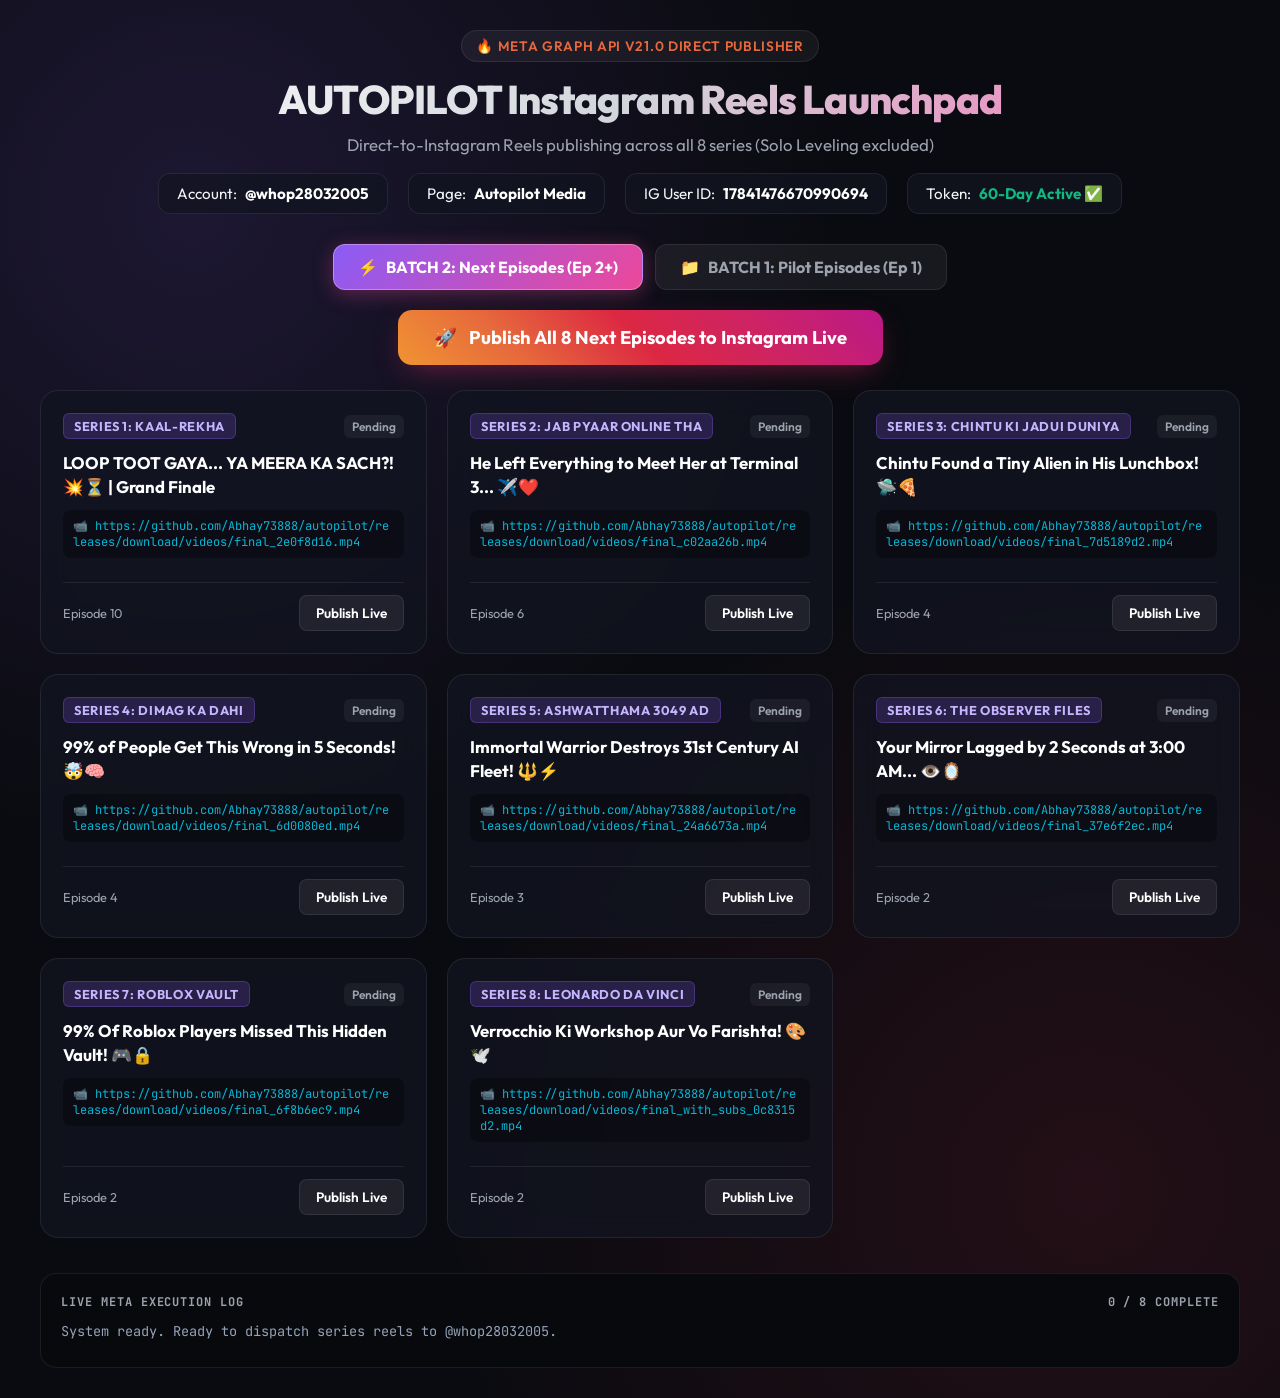
<file: web/publish_instagram_reels.html>
<!DOCTYPE html>
<html lang="en">
<head>
  <meta charset="UTF-8">
  <meta name="viewport" content="width=device-width, initial-scale=1.0">
  <title>AUTOPILOT — Instagram Reels Live Publisher</title>
  <link rel="preconnect" href="https://fonts.googleapis.com">
  <link rel="preconnect" href="https://fonts.gstatic.com" crossorigin>
  <link href="https://fonts.googleapis.com/css2?family=Outfit:wght@300;400;600;700;800&family=JetBrains+Mono:wght@400;500;700&display=swap" rel="stylesheet">
  <style>
    :root {
      --bg-dark: #0a0b10;
      --card-bg: rgba(18, 20, 32, 0.75);
      --card-border: rgba(255, 255, 255, 0.08);
      --accent-ig: linear-gradient(45deg, #f09433 0%, #e6683c 25%, #dc2743 50%, #cc2366 75%, #bc1888 100%);
      --accent-purple: #8b5cf6;
      --accent-cyan: #06b6d4;
      --accent-green: #10b981;
      --accent-red: #ef4444;
      --text-main: #f3f4f6;
      --text-muted: #9ca3af;
    }

    * { box-sizing: border-box; margin: 0; padding: 0; }
    body {
      background: var(--bg-dark);
      color: var(--text-main);
      font-family: 'Outfit', sans-serif;
      min-height: 100vh;
      padding: 30px 20px;
      overflow-x: hidden;
      background-image: 
        radial-gradient(circle at 15% 15%, rgba(139, 92, 246, 0.15) 0%, transparent 40%),
        radial-gradient(circle at 85% 85%, rgba(220, 39, 67, 0.12) 0%, transparent 40%);
    }

    .container {
      max-width: 1200px;
      margin: 0 auto;
    }

    header {
      text-align: center;
      margin-bottom: 30px;
    }

    .badge {
      display: inline-flex;
      align-items: center;
      gap: 6px;
      padding: 6px 14px;
      border-radius: 9999px;
      background: rgba(255, 255, 255, 0.05);
      border: 1px solid var(--card-border);
      font-size: 0.85rem;
      font-weight: 600;
      letter-spacing: 0.05em;
      text-transform: uppercase;
      color: #e6683c;
      margin-bottom: 12px;
    }

    h1 {
      font-size: 2.5rem;
      font-weight: 800;
      letter-spacing: -0.02em;
      margin-bottom: 10px;
      background: linear-gradient(135deg, #fff 0%, #d1d5db 50%, #f472b6 100%);
      -webkit-background-clip: text;
      -webkit-text-fill-color: transparent;
    }

    p.subtitle {
      color: var(--text-muted);
      font-size: 1.05rem;
    }

    .account-strip {
      display: flex;
      justify-content: center;
      gap: 20px;
      flex-wrap: wrap;
      margin-top: 18px;
    }

    .chip {
      background: var(--card-bg);
      border: 1px solid var(--card-border);
      padding: 10px 18px;
      border-radius: 12px;
      display: flex;
      align-items: center;
      gap: 8px;
      font-size: 0.95rem;
      backdrop-filter: blur(10px);
    }
    .chip b { color: #fff; }

    /* Tabs */
    .tab-bar {
      display: flex;
      justify-content: center;
      gap: 12px;
      margin: 25px 0 20px;
    }
    .tab-btn {
      background: rgba(255, 255, 255, 0.06);
      border: 1px solid var(--card-border);
      color: var(--text-muted);
      font-family: 'Outfit', sans-serif;
      font-size: 1rem;
      font-weight: 700;
      padding: 12px 24px;
      border-radius: 12px;
      cursor: pointer;
      transition: all 0.2s ease;
      display: inline-flex;
      align-items: center;
      gap: 8px;
    }
    .tab-btn:hover {
      background: rgba(255, 255, 255, 0.12);
      color: #fff;
    }
    .tab-btn.active {
      background: linear-gradient(135deg, #8b5cf6, #ec4899);
      color: #fff;
      border-color: rgba(255, 255, 255, 0.3);
      box-shadow: 0 4px 20px rgba(236, 72, 153, 0.35);
    }

    .action-panel {
      display: flex;
      justify-content: center;
      gap: 15px;
      margin-bottom: 25px;
    }

    .btn-main {
      background: var(--accent-ig);
      color: #fff;
      font-family: 'Outfit', sans-serif;
      font-size: 1.15rem;
      font-weight: 700;
      padding: 16px 36px;
      border: none;
      border-radius: 14px;
      cursor: pointer;
      display: inline-flex;
      align-items: center;
      gap: 12px;
      box-shadow: 0 10px 30px -10px rgba(225, 48, 108, 0.5);
      transition: all 0.25s ease;
    }
    .btn-main:hover {
      transform: translateY(-2px);
      box-shadow: 0 15px 35px -8px rgba(225, 48, 108, 0.7);
    }
    .btn-main:disabled {
      opacity: 0.5;
      cursor: not-allowed;
      transform: none;
    }

    .grid {
      display: grid;
      grid-template-columns: repeat(auto-fill, minmax(360px, 1fr));
      gap: 20px;
      margin-bottom: 35px;
    }

    .card {
      background: var(--card-bg);
      border: 1px solid var(--card-border);
      border-radius: 18px;
      padding: 22px;
      backdrop-filter: blur(14px);
      transition: all 0.3s ease;
      display: flex;
      flex-direction: column;
      justify-content: space-between;
    }
    .card:hover {
      border-color: rgba(255, 255, 255, 0.2);
      transform: translateY(-3px);
    }
    .card.publishing {
      border-color: #f59e0b;
      box-shadow: 0 0 25px rgba(245, 158, 11, 0.2);
    }
    .card.published {
      border-color: var(--accent-green);
      box-shadow: 0 0 25px rgba(16, 185, 129, 0.2);
    }

    .card-header {
      display: flex;
      justify-content: space-between;
      align-items: center;
      margin-bottom: 12px;
    }
    .series-tag {
      font-size: 0.8rem;
      font-weight: 700;
      text-transform: uppercase;
      letter-spacing: 0.05em;
      padding: 4px 10px;
      border-radius: 6px;
      background: rgba(139, 92, 246, 0.2);
      color: #c4b5fd;
      border: 1px solid rgba(139, 92, 246, 0.3);
    }
    .status-pill {
      font-size: 0.75rem;
      font-weight: 600;
      padding: 4px 8px;
      border-radius: 6px;
      background: rgba(255, 255, 255, 0.05);
      color: var(--text-muted);
    }
    .status-pill.published {
      background: rgba(16, 185, 129, 0.2);
      color: #6ee7b7;
      border: 1px solid rgba(16, 185, 129, 0.4);
    }

    .card-title {
      font-size: 1.05rem;
      font-weight: 700;
      line-height: 1.4;
      margin-bottom: 12px;
      color: #fff;
    }

    .card-url {
      font-family: 'JetBrains Mono', monospace;
      font-size: 0.75rem;
      color: var(--accent-cyan);
      word-break: break-all;
      background: rgba(0, 0, 0, 0.3);
      padding: 8px 10px;
      border-radius: 8px;
      margin-bottom: 14px;
    }

    .card-footer {
      display: flex;
      justify-content: space-between;
      align-items: center;
      margin-top: 10px;
      padding-top: 12px;
      border-top: 1px solid var(--card-border);
    }

    .btn-single {
      background: rgba(255, 255, 255, 0.07);
      border: 1px solid var(--card-border);
      color: #fff;
      font-family: 'Outfit', sans-serif;
      font-size: 0.85rem;
      font-weight: 600;
      padding: 8px 16px;
      border-radius: 8px;
      cursor: pointer;
      transition: all 0.2s ease;
    }
    .btn-single:hover {
      background: rgba(255, 255, 255, 0.15);
      border-color: #fff;
    }

    .log-panel {
      background: #08090d;
      border: 1px solid var(--card-border);
      border-radius: 16px;
      padding: 20px;
      font-family: 'JetBrains Mono', monospace;
      font-size: 0.85rem;
      max-height: 280px;
      overflow-y: auto;
    }
    .log-title {
      font-size: 0.75rem;
      font-weight: 700;
      text-transform: uppercase;
      letter-spacing: 0.08em;
      color: var(--text-muted);
      margin-bottom: 12px;
      display: flex;
      justify-content: space-between;
    }
    .log-entry {
      margin-bottom: 6px;
      line-height: 1.4;
    }
    .log-entry.info { color: #94a3b8; }
    .log-entry.success { color: #34d399; font-weight: 600; }
    .log-entry.warn { color: #fbbf24; }
    .log-entry.error { color: #f87171; }
  </style>
</head>
<body>
  <div class="container">
    <header>
      <div class="badge">🔥 Meta Graph API v21.0 Direct Publisher</div>
      <h1>AUTOPILOT Instagram Reels Launchpad</h1>
      <p class="subtitle">Direct-to-Instagram Reels publishing across all 8 series (Solo Leveling excluded)</p>

      <div class="account-strip">
        <div class="chip">Account: <b>@whop28032005</b></div>
        <div class="chip">Page: <b>Autopilot Media</b></div>
        <div class="chip">IG User ID: <b id="igUserId">17841476670990694</b></div>
        <div class="chip">Token: <b style="color:#10b981">60-Day Active ✅</b></div>
      </div>
    </header>

    <!-- Tab Bar for Batches -->
    <div class="tab-bar">
      <button id="tabNext" class="tab-btn active" onclick="switchBatch('next')">
        <span>⚡</span> BATCH 2: Next Episodes (Ep 2+)
      </button>
      <button id="tabPilot" class="tab-btn" onclick="switchBatch('pilot')">
        <span>📁</span> BATCH 1: Pilot Episodes (Ep 1)
      </button>
    </div>

    <div class="action-panel">
      <button id="btnPublishAll" class="btn-main" onclick="publishAll()">
        <span>🚀</span> <span id="publishAllLabel">Publish All 8 Next Episodes to Instagram Live</span>
      </button>
    </div>

    <div class="grid" id="reelsGrid">
      <!-- Dynamic Reel Cards populated by JS -->
    </div>

    <div class="log-panel">
      <div class="log-title">
        <span>Live Meta Execution Log</span>
        <span id="logCounter">0 / 8 Complete</span>
      </div>
      <div id="logContainer">
        <div class="log-entry info">System ready. Ready to dispatch series reels to @whop28032005.</div>
      </div>
    </div>
  </div>

  <script>
    const CONFIG = {
      igUserId: "17841476670990694",
      token: "EAAgu1f4kksIBSnPy1mMF2a47nxNQPxZBqZBEcI4Rl2jUxTI7m0YZAoDobcdPOfqoRqCUnMLSv77Lz6ERFviZC7F9qI3ZCUSDaDJc2fuYtPBZCNC97urZBZC9dW74tYWlWdHiyGTmrDJ5ZAxzPZBe4ssy1SaiBglfZAzTpSNayvtUfU2UL9HBVuOhzKxdhPx2CAT",
      handle: "@whop28032005"
    };

    // BATCH 2: NEXT EPISODES
    const BATCH_NEXT = [
      {
        id: 193,
        series: "Series 1: Kaal-Rekha",
        ep: 10,
        title: "LOOP TOOT GAYA... YA MEERA KA SACH?! 💥⏳ | Grand Finale",
        video_url: "https://github.com/Abhay73888/autopilot/releases/download/videos/final_2e0f8d16.mp4",
        caption: "Grand Finale! Kabir ne 3:17 AM par temporal core ko tod diya! Kya waqt aage badha ya Meera hamesha ke liye gayab ho gayi? Season 1 Conclusion! 😱💥👇\n\n#KaalRekha #Series1 #GrandFinale #TimeLoop #Reels #Viral #Trending\n\n🤖 AI-generated (cartoon illustration + AI narration)",
        comment_bait: "Loop tod kar aazad ho ya Meera ke liye hamesha qaid rahe? Vote in COMMENTS! 👇⏳"
      },
      {
        id: 234,
        series: "Series 2: Jab Pyaar Online Tha",
        ep: 6,
        title: "He Left Everything to Meet Her at Terminal 3... ✈️❤️",
        video_url: "https://github.com/Abhay73888/autopilot/releases/download/videos/final_c02aa26b.mp4",
        caption: "Meera ki London ki flight boarding hone wali thi... aur Aarav 400 kilometer door tha! Lekin jab aakhiri second par boarding gate par Meera ne peeche mud kar dekha... 😭💔\n\nKya sacha pyaar waqt aur dooriyon ko hara sakta hai? Apni love story COMMENT karein! 👇✨\n\n#JabPyaarOnlineTha #Series2 #Romance #LoveStory #Heartbreak #Reels\n\n🤖 AI-generated (cartoon illustration + AI narration)",
        comment_bait: "Kya rishton mein shak pyaar ko khatam kar deta hai? Aarav galat tha ya Meera? COMMENT karo! 👇💔"
      },
      {
        id: 235,
        series: "Series 3: Chintu Ki Jadui Duniya",
        ep: 4,
        title: "Chintu Found a Tiny Alien in His Lunchbox! 🛸🍕",
        video_url: "https://github.com/Abhay73888/autopilot/releases/download/videos/final_7d5189d2.mp4",
        caption: "Chintu ne jaise hi school mein apna tiffin box khola... andar ek glowing neele rang ka alien baith kar pizza khaa raha tha! 🛸🍕 Aur jab Golu ne photo kheenchne ki koshish ki, toh alien ne bag ko hi hawa mein udha diya! 😂✨\n\nAgar aapko aisa alien mile toh aap kya khilaoge? COMMENT karo! 👇🪐\n\n#ChintuKiKahani #Series3 #Animation #KidsReels #PixarStyle #Reels #Funny\n\n🤖 AI-generated (cartoon illustration + AI narration)",
        comment_bait: "Agar aapko ye jadui alien mile toh aap use kya khilaoge? COMMENT mein batao! 🍕👇"
      },
      {
        id: 236,
        series: "Series 4: Dimag Ka Dahi",
        ep: 4,
        title: "99% of People Get This Wrong in 5 Seconds! 🤯🧠",
        video_url: "https://github.com/Abhay73888/autopilot/releases/download/videos/final_6d0080ed.mp4",
        caption: "Aisi kaun si cheez hai jiska ek sar (head) hai aur ek punchh (tail) hai... par koi shareer nahi hai?! 🤯🪙 Duniya ke bade-bade log is paheli mein ghoom gaye! Bina cheat kiye COMMENT karo! 👇😂\n\n#DimagKaDahi #Series4 #FunnyReels #Paheliyan #Riddles #Quiz #BrainTeasers #Reels\n\n🤖 AI-generated (cartoon illustration + AI narration)",
        comment_bait: "Sach-sach batao, kisne pehle galat socha tha? COMMENT karo apna score! 😂👇"
      },
      {
        id: 286,
        series: "Series 5: Ashwatthama 3049 AD",
        ep: 3,
        title: "Immortal Warrior Destroys 31st Century AI Fleet! 🔱⚡",
        video_url: "https://github.com/Abhay73888/autopilot/releases/download/videos/final_24a6673a.mp4",
        caption: "Jab 31st century ke rogue AI federation ne Ashwatthama ko orbital lasers se ghera... unhe laga ki ek 5000 saal purana yoddha mar jayega. Lekin unhone Divya Mani ki asli shakti nahi dekhi thi! 🔱🔥\n\nHar Har Mahadev! Comment mein apni shradha likhein! 👇🔱\n\n#Ashwatthama3049 #Series5 #CyberpunkMythology #IndianSciFi #MahabharatFuturistic #Reels #Kalki\n\n🤖 AI-generated (cartoon illustration + AI narration)",
        comment_bait: "Kya Ashwatthama aur Kalki milkar Kali Yuga ka ant karenge? COMMENT mein likho: 'KALKI'! 👇🔥"
      },
      {
        id: 287,
        series: "Series 6: The Observer Files",
        ep: 2,
        title: "Your Mirror Lagged by 2 Seconds at 3:00 AM... 👁️🪞",
        video_url: "https://github.com/Abhay73888/autopilot/releases/download/videos/final_37e6f2ec.mp4",
        caption: "At 3:00 AM across Tokyo and London subway restrooms, maintenance workers noticed something chilling. The mirror reflections weren't syncing with real life—they were moving 2 seconds before the human moved. Welcome to Part 2 of THE OBSERVER FILES.\n\nLook into your mirror right now. Is it blinking when you blink? Comment your country below! 👇👁️\n\n#TheObserverFiles #Series6 #AnalogHorror #ScaryStories #Mystery #Thriller #Creepy #ViralReels\n\n🤖 AI-generated (cartoon illustration + AI narration)",
        comment_bait: "Did your phone screen flicker right at the 20-second mark? Comment your city below! 👇👁️"
      },
      {
        id: 314,
        series: "Series 7: Roblox Vault",
        ep: 2,
        title: "99% Of Roblox Players Missed This Hidden Vault! 🎮🔒",
        video_url: "https://github.com/Abhay73888/autopilot/releases/download/videos/final_6f8b6ec9.mp4",
        caption: "Roblox Vault Episode 2: The secret location that was never patched. Try this before Roblox updates! Drop your favourite game below! 👇🎮\n\n#Roblox #BrookhavenRP #RobloxSecrets #RobloxTips #GamingReels #Reels #RobloxVault\n\n🤖 AI-generated (cartoon illustration + AI narration)",
        comment_bait: "Drop 🔐 if you ALREADY knew this secret, or 😱 if this blew your mind! 👇"
      },
      {
        id: 1000047,
        series: "Series 8: Leonardo da Vinci",
        ep: 2,
        title: "Verrocchio Ki Workshop Aur Vo Farishta! 🎨🕊️",
        video_url: "https://github.com/Abhay73888/autopilot/releases/download/videos/final_with_subs_0c8315d2.mp4",
        caption: "1475 Florence: Master Andrea del Verrocchio ne apne 23 saal ke apprentice Leonardo ko ek angel paint karne ko kaha! 🎨🕊️ Leonardo ne naye oil glaze aur sfumato technique se kneeling angel ko aisi zinda roshni di ki guru ne apna brush hamesha ke liye chhod diya!\n\n#LeonardoDaVinci #Series8 #Renaissance #BaptismOfChrist #ArtHistory #DocumentaryReels #Reels #TrueHistory\n\n🤖 AI-generated (cartoon illustration + AI narration)",
        comment_bait: "Kya aapko lagta hai Leonardo wakai sadharan insaan the? Apni raye comment mein dein! 👇"
      }
    ];

    // BATCH 1: PILOT EPISODES
    const BATCH_PILOT = [
      {
        id: 189,
        series: "Series 1: Kaal-Rekha",
        ep: 9,
        title: "Meera Ko Bachau Ya Time-Loop Todu?! 😱⏳",
        video_url: "https://github.com/Abhay73888/autopilot/releases/download/videos/final_672a6333.mp4",
        caption: "Sach saamne aa chuka hai... time-loop kisi dushman ne nahi, Kabir ne khud Meera ko bachane ke liye banaya tha! Lekin ab Roman number III se ghatt kar II ho chuka hai. Agar loop toota... toh Meera mar jayegi! 😱⏳\n\nGrand Season Finale ke liye COMMENT karein: 'PART 10'! 👇🔥\n\n#KaalRekha #Series1 #AnimeShorts #TimeLoop #Reels #Trending\n\n🤖 AI-generated (cartoon illustration + AI narration)",
        comment_bait: "Kabir ko kya karna chahiye? Loop tod kar aazad ho ya Meera ke liye hamesha qaid rahe? Vote in COMMENTS! 👇⏳"
      },
      {
        id: 190,
        series: "Series 2: Jab Pyaar Online Tha",
        ep: 4,
        title: "Jab Usne Kisi Aur Ke Saath Photo Daali... 💔🥺",
        video_url: "https://github.com/Abhay73888/autopilot/releases/download/videos/final_a851bc5b.mp4",
        caption: "Mohabbat mein fasle physical nahi hote... fasle tab aate hain jab baatein choti hone lagti hain. College badla, sheher badle... aur ek din Meera ne kisi aur ke saath photo post kar di. 💔🥺\n\nAarav galat tha ya Meera ko explain karna chahiye tha? Agle episode ke liye COMMENT karein! 👇✨\n\n#JabPyaarOnlineTha #Series2 #Romance #Heartbreak #LoveStory #Reels\n\n🤖 AI-generated (cartoon illustration + AI narration)",
        comment_bait: "Kya rishton mein shak pyaar ko khatam kar deta hai? Aarav galat tha ya Meera? COMMENT karo! 👇💔"
      },
      {
        id: 191,
        series: "Series 3: Chintu Ki Jadui Duniya",
        ep: 2,
        title: "Golu Ke Ghar Par Chocolate Ki Baarish! 🍫☁️",
        video_url: "https://github.com/Abhay73888/autopilot/releases/download/videos/final_d4247a1e.mp4",
        caption: "Chintu ne apni jadui pencil se aasmaan mein ek chocolate ka badal draw kar diya! Aur phir aasmaan se shuru ho gayi garam chocolate aur marshmallows ki baarish! 🍫✨\n\nAgar aapke ghar ke upar aisi baarish ho, toh aap kis cheez mein chocolate bharoge? Bucket ya Mug? COMMENT karo! 👇😋\n\n#ChintuKiKahani #Series3 #KidsReels #Animation #PixarStyle #Reels\n\n🤖 AI-generated (cartoon illustration + AI narration)",
        comment_bait: "Agar aasmaan se chocolate barse toh aap Bucket bharoge ya Tub? COMMENT mein batao! 🍫👇"
      },
      {
        id: 192,
        series: "Series 4: Dimag Ka Dahi",
        ep: 2,
        title: "Dimag Hil Jayega! 95% Log Fail Ho Gaye! 😂🧠",
        video_url: "https://github.com/Abhay73888/autopilot/releases/download/videos/final_fcd06189.mp4",
        caption: "Aisa sawal jiska jawab sabke paas hai... par pehli baar mein 95% log galat sochte hain! 😂 Aisi kaun si cheez hai jo subah 4 taangon par, dopahar ko 2 par, aur shaam ko 3 par chalti hai? 🧠🔥\n\nSach-sach batao kisne galat socha tha? Bina sharmaye COMMENT karo apna score! 👇😂\n\n#DimagKaDahi #Series4 #FunnyReels #Paheliyan #Riddles #Quiz #Reels\n\n🤖 AI-generated (cartoon illustration + AI narration)",
        comment_bait: "Sach-sach batao, kisne pehle galat socha tha? Bina sharmaye COMMENT karo apna score! 😂👇"
      },
      {
        id: 280,
        series: "Series 5: Ashwatthama 3049 AD",
        ep: 2,
        title: "3,000 Saal Baad Ashwatthama Ne Bola Pehla Shabd! ⚡️🌌",
        video_url: "https://github.com/Abhay73888/autopilot/releases/download/videos/final_0f61a845.mp4",
        caption: "Kailash Underground Base ke sound sensors par 5,000 saal baad achanak Sanskrit ke divine mantras gunj uthe! ⚡️\nAshwatthama ne hava mein ek cosmic Brahmashira code draw kiya... aur sari drone army hawa mein freeze ho gayi! 😱\n\nKalki kahan chipa hai? Next Episode ke liye COMMENT karein: 'KALKI'! 👇🔥\n\n#Ashwatthama #Kalki #Mahabharat #SciFi #Himalayas #Mythology #Reels #Epic\n\n🤖 AI-generated (cartoon illustration + AI narration)",
        comment_bait: "Kya Ashwatthama aur Kalki milkar Kali Yuga ka ant karenge? COMMENT mein likho: 'KALKI'! 👇🔥"
      },
      {
        id: 281,
        series: "Series 6: The Observer Files",
        ep: 1,
        title: "The 4-Second Blackout: Who Was Behind You? 👁️😱",
        video_url: "https://github.com/Abhay73888/autopilot/releases/download/videos/final_6f1c7046.mp4",
        caption: "At 3:07 AM, every security camera across New York and London glitched for exactly 4 seconds. The government blamed a satellite sync error. But when private investigators zoomed into the raw footage, they found someone standing behind you. Welcome to THE OBSERVER FILES.\n\nSubscribe for Part 2 tomorrow at midnight.\n\n#TheObserverFiles #AnalogHorror #ScaryStories #Mystery #Thriller #Creepy #ViralReels\n\n🤖 AI-generated (cartoon illustration + AI narration)",
        comment_bait: "Did your phone screen flicker right at the 20-second mark? Check behind your door and comment your city below! 👇👁️"
      },
      {
        id: 300,
        series: "Series 7: Roblox Vault",
        ep: 1,
        title: "Brookhaven Has a SECRET Underground Base! 🎮🔐",
        video_url: "https://github.com/Abhay73888/autopilot/releases/download/videos/final_2d7a2766.mp4",
        caption: "Inside Brookhaven RP there's a fully hidden agency underground base that 99% of players have NEVER found. Here's exactly how to get in!\n\nDrop 🔐 in the comments if you found it first!\n\n#Roblox #BrookhavenRP #RobloxSecrets #RobloxTips #GamingReels #Reels #RobloxVault\n\n🤖 AI-generated (cartoon illustration + AI narration)",
        comment_bait: "Drop 🔐 if you ALREADY knew this secret, or 😱 if this blew your mind! How many of these did you find? 👇"
      },
      {
        id: 1000018,
        series: "Series 8: Leonardo da Vinci",
        ep: 1,
        title: "Leonardo Da Vinci Ka Sabse Bada Chhippa Hua Raaz! 📜🎨",
        video_url: "https://github.com/Abhay73888/autopilot/releases/download/videos/final_602a5a7c.mp4",
        caption: "500 saal pehle bina kisi university degree ke ek aam insaan ne duniya ka nazariya badal diya! Fewer than 20 paintings, 10,000+ notebook pages in mirror script, and the secret of 'Omo Sanza Lettere'. Watch the forensic documentary of Leonardo da Vinci. Episode 2 ke liye COMMENT karein! 👇\n\n#LeonardoDaVinci #Renaissance #MonaLisa #HistoryMystery #DocumentaryReels #Reels #TrueHistory\n\n🤖 AI-generated (cartoon illustration + AI narration)",
        comment_bait: "Kya aapko lagta hai Leonardo wakai ek sadharan insaan the ya unka dimaag sadiyon aage tha? Apni raye comment mein dein! 👇"
      }
    ];

    let currentBatch = "next"; // Default to next episodes
    let activeReels = BATCH_NEXT;

    function switchBatch(type) {
      currentBatch = type;
      if (type === "next") {
        activeReels = BATCH_NEXT;
        document.getElementById("tabNext").classList.add("active");
        document.getElementById("tabPilot").classList.remove("active");
        document.getElementById("publishAllLabel").textContent = "Publish All 8 Next Episodes to Instagram Live";
        log("Switched to Batch 2: Next Episodes (Ep 2+)", "info");
      } else {
        activeReels = BATCH_PILOT;
        document.getElementById("tabPilot").classList.add("active");
        document.getElementById("tabNext").classList.remove("active");
        document.getElementById("publishAllLabel").textContent = "Publish All 8 Pilot Episodes to Instagram Live";
        log("Switched to Batch 1: Pilot Episodes (Ep 1)", "info");
      }
      renderCards();
    }

    function log(msg, type = "info") {
      const container = document.getElementById("logContainer");
      const div = document.createElement("div");
      div.className = `log-entry ${type}`;
      div.textContent = `[${new Date().toLocaleTimeString()}] ${msg}`;
      container.appendChild(div);
      container.scrollTop = container.scrollHeight;
    }

    function renderCards() {
      const grid = document.getElementById("reelsGrid");
      grid.innerHTML = "";
      activeReels.forEach((reel, idx) => {
        const card = document.createElement("div");
        card.className = "card";
        card.id = `card-${reel.id}`;
        card.innerHTML = `
          <div>
            <div class="card-header">
              <span class="series-tag">${reel.series}</span>
              <span class="status-pill" id="pill-${reel.id}">Pending</span>
            </div>
            <div class="card-title">${reel.title}</div>
            <div class="card-url">📹 ${reel.video_url}</div>
          </div>
          <div class="card-footer">
            <span style="font-size:0.8rem; color:var(--text-muted)">Episode ${reel.ep}</span>
            <button class="btn-single" id="btn-${reel.id}" onclick="publishSingle(${idx})">Publish Live</button>
          </div>
        `;
        grid.appendChild(card);
      });
      document.getElementById("logCounter").textContent = `0 / ${activeReels.length} Complete`;
    }

    async function publishReel(reel) {
      const card = document.getElementById(`card-${reel.id}`);
      const pill = document.getElementById(`pill-${reel.id}`);
      const btn = document.getElementById(`btn-${reel.id}`);
      
      card.classList.add("publishing");
      pill.textContent = "Creating Container...";
      btn.disabled = true;
      log(`[${reel.series} Ep ${reel.ep}] Step 1: Initializing Meta Media Container...`, "info");

      // STEP 1: POST /media container
      const containerParams = new URLSearchParams({
        media_type: "REELS",
        video_url: reel.video_url,
        caption: reel.caption,
        share_to_feed: "true",
        access_token: CONFIG.token
      });

      const contRes = await fetch(`https://graph.facebook.com/v21.0/${CONFIG.igUserId}/media`, {
        method: "POST",
        body: containerParams
      });
      const contData = await contRes.json();
      if (!contRes.ok || contData.error) {
        throw new Error(contData.error?.message || "Container create failed");
      }
      const containerId = contData.id;
      log(`[${reel.series} Ep ${reel.ep}] Container created: ID ${containerId}`, "info");

      // STEP 2: Poll container status until FINISHED
      pill.textContent = "Processing Video...";
      let finished = false;
      let attempts = 0;
      while (!finished && attempts < 35) {
        attempts++;
        await new Promise(r => setTimeout(r, 6000));
        const statusRes = await fetch(`https://graph.facebook.com/v21.0/${containerId}?fields=status_code&access_token=${CONFIG.token}`);
        const statusData = await statusRes.json();
        const sc = statusData.status_code;
        log(`[${reel.series} Ep ${reel.ep}] Transcode status #${attempts}: ${sc}`, "info");

        if (sc === "FINISHED") {
          finished = true;
        } else if (sc === "ERROR") {
          throw new Error("Meta video encoding failed");
        }
      }

      if (!finished) {
        throw new Error("Container processing timed out");
      }

      // STEP 3: POST /media_publish
      pill.textContent = "Publishing to Feed...";
      log(`[${reel.series} Ep ${reel.ep}] Step 3: Publishing Reel to live Instagram feed...`, "info");
      const pubParams = new URLSearchParams({
        creation_id: containerId,
        access_token: CONFIG.token
      });
      const pubRes = await fetch(`https://graph.facebook.com/v21.0/${CONFIG.igUserId}/media_publish`, {
        method: "POST",
        body: pubParams
      });
      const pubData = await pubRes.json();
      if (!pubRes.ok || pubData.error) {
        throw new Error(pubData.error?.message || "Publish failed");
      }
      const mediaId = pubData.id;
      log(`[${reel.series} Ep ${reel.ep}] 🎉 LIVE PUBLISHED! Media ID: ${mediaId}`, "success");

      // STEP 4: First Comment Bait (Community Engagement)
      if (reel.comment_bait) {
        try {
          const commentParams = new URLSearchParams({
            message: reel.comment_bait,
            access_token: CONFIG.token
          });
          await fetch(`https://graph.facebook.com/v21.0/${mediaId}/comments`, {
            method: "POST",
            body: commentParams
          });
          log(`[${reel.series} Ep ${reel.ep}] First comment bait posted ✅`, "info");
        } catch (e) {
          console.warn("Comment bait non-fatal:", e);
        }
      }

      // Update Card to Success
      card.classList.remove("publishing");
      card.classList.add("published");
      pill.className = "status-pill published";
      pill.textContent = "Published ✅";
      btn.textContent = "Live on IG";
      btn.style.color = "#10b981";

      return mediaId;
    }

    async function publishSingle(idx) {
      const reel = activeReels[idx];
      const btn = document.getElementById(`btn-${reel.id}`);
      const pill = document.getElementById(`pill-${reel.id}`);
      try {
        await publishReel(reel);
      } catch (err) {
        log(`[${reel.series} Ep ${reel.ep}] ❌ Error: ${err.message}`, "error");
        pill.textContent = "Failed ❌";
        pill.style.color = "#ef4444";
        btn.disabled = false;
        btn.textContent = "Retry";
      }
    }

    async function publishAll() {
      const mainBtn = document.getElementById("btnPublishAll");
      mainBtn.disabled = true;
      mainBtn.textContent = "⏳ Publishing in Progress...";
      log(`Starting batch publish of ${activeReels.length} Reels...`, "info");

      let completed = 0;
      for (let i = 0; i < activeReels.length; i++) {
        const reel = activeReels[i];
        try {
          await publishReel(reel);
          completed++;
          document.getElementById("logCounter").textContent = `${completed} / ${activeReels.length} Complete`;
          if (i < activeReels.length - 1) {
            log(`Waiting 12s rate-limit cooling before next episode...`, "info");
            await new Promise(r => setTimeout(r, 12000));
          }
        } catch (err) {
          log(`[${reel.series} Ep ${reel.ep}] ❌ Failed: ${err.message}`, "error");
          const pill = document.getElementById(`pill-${reel.id}`);
          if (pill) {
            pill.textContent = "Failed ❌";
            pill.style.color = "#ef4444";
          }
          const btn = document.getElementById(`btn-${reel.id}`);
          if (btn) {
            btn.disabled = false;
            btn.textContent = "Retry";
          }
        }
      }

      mainBtn.disabled = false;
      mainBtn.innerHTML = `<span>🚀</span> Publish All ${activeReels.length} Episodes to Instagram Live`;
      log(`Batch execution complete! ${completed}/${activeReels.length} successfully published.`, "success");
    }

    // Initialize UI on page load
    renderCards();
  </script>
</body>
</html>
</file>
